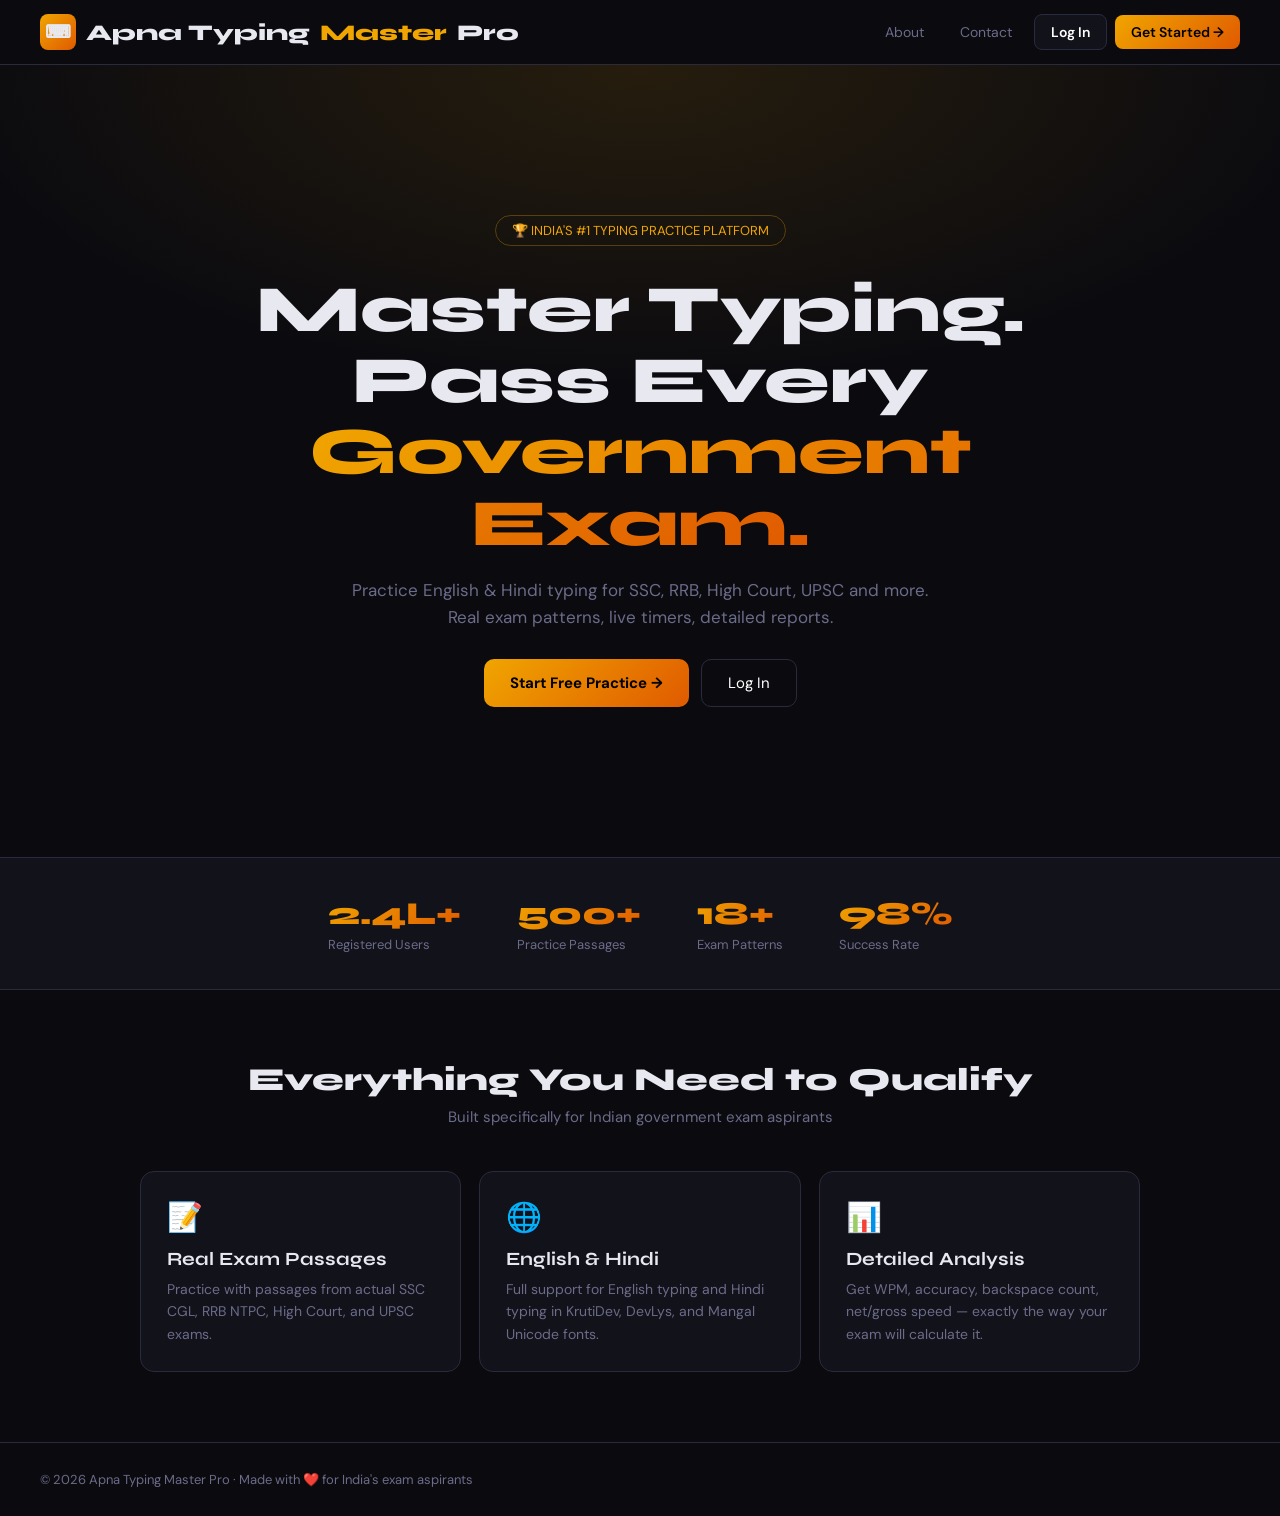
<file: index.html>
<!DOCTYPE html>
<html lang="en">
<head>
<meta charset="UTF-8">
<meta name="viewport" content="width=device-width, initial-scale=1.0">
<title>Apna Typing Master Pro</title>
<link href="https://fonts.googleapis.com/css2?family=Syne:wght@400;700;800&family=DM+Sans:wght@300;400;500&family=Noto+Sans:wght@400;600;700&family=Noto+Sans+Devanagari:wght@400;600;700&display=swap" rel="stylesheet">
<link rel="stylesheet" href="style.css">
</head>
<body>
  <header class="lp-header">
    <div class="logo">
      <div class="logo-icon">⌨</div>
      Apna Typing <span>Master</span> Pro
    </div>
    <nav class="lp-nav">
      <a href="about.html">About</a>
      <a href="contact.html">Contact</a>
      <button class="lp-btn lp-btn-login" onclick="window.location.href='login.html'">Log In</button>
      <button class="lp-btn lp-btn-start" onclick="window.location.href='register.html'">Get Started →</button>
    </nav>
  </header>

  <section class="hero">
    <div class="badge">🏆 INDIA'S #1 TYPING PRACTICE PLATFORM</div>
    <h1>Master Typing.<br>Pass Every <span class="highlight">Government Exam.</span></h1>
    <p>Practice English & Hindi typing for SSC, RRB, High Court, UPSC and more. Real exam patterns, live timers, detailed reports.</p>
    <div class="hero-buttons">
      <button class="btn-primary-lp" onclick="window.location.href='register.html'">Start Free Practice →</button>
      <button class="btn-secondary-lp" onclick="window.location.href='login.html'">Log In</button>
    </div>
  </section>

  <div class="lp-stats">
    <div><div class="stat-num">2.4L+</div><div class="stat-label">Registered Users</div></div>
    <div><div class="stat-num">500+</div><div class="stat-label">Practice Passages</div></div>
    <div><div class="stat-num">18+</div><div class="stat-label">Exam Patterns</div></div>
    <div><div class="stat-num">98%</div><div class="stat-label">Success Rate</div></div>
  </div>

  <section class="features">
    <div class="features-title">Everything You Need to Qualify</div>
    <div class="features-sub">Built specifically for Indian government exam aspirants</div>
    <div class="feat-grid">
      <div class="feat-card"><div class="feat-card-icon">📝</div><h3>Real Exam Passages</h3><p>Practice with passages from actual SSC CGL, RRB NTPC, High Court, and UPSC exams.</p></div>
      <div class="feat-card"><div class="feat-card-icon">🌐</div><h3>English & Hindi</h3><p>Full support for English typing and Hindi typing in KrutiDev, DevLys, and Mangal Unicode fonts.</p></div>
      <div class="feat-card"><div class="feat-card-icon">📊</div><h3>Detailed Analysis</h3><p>Get WPM, accuracy, backspace count, net/gross speed — exactly the way your exam will calculate it.</p></div>
    </div>
  </section>

  <footer class="lp-footer">
    <div>© 2026 Apna Typing Master Pro · Made with ❤️ for India's exam aspirants</div>
  </footer>

  <script src="data.js"></script>
  <script src="app.js"></script>
</body>
</html>
</file>
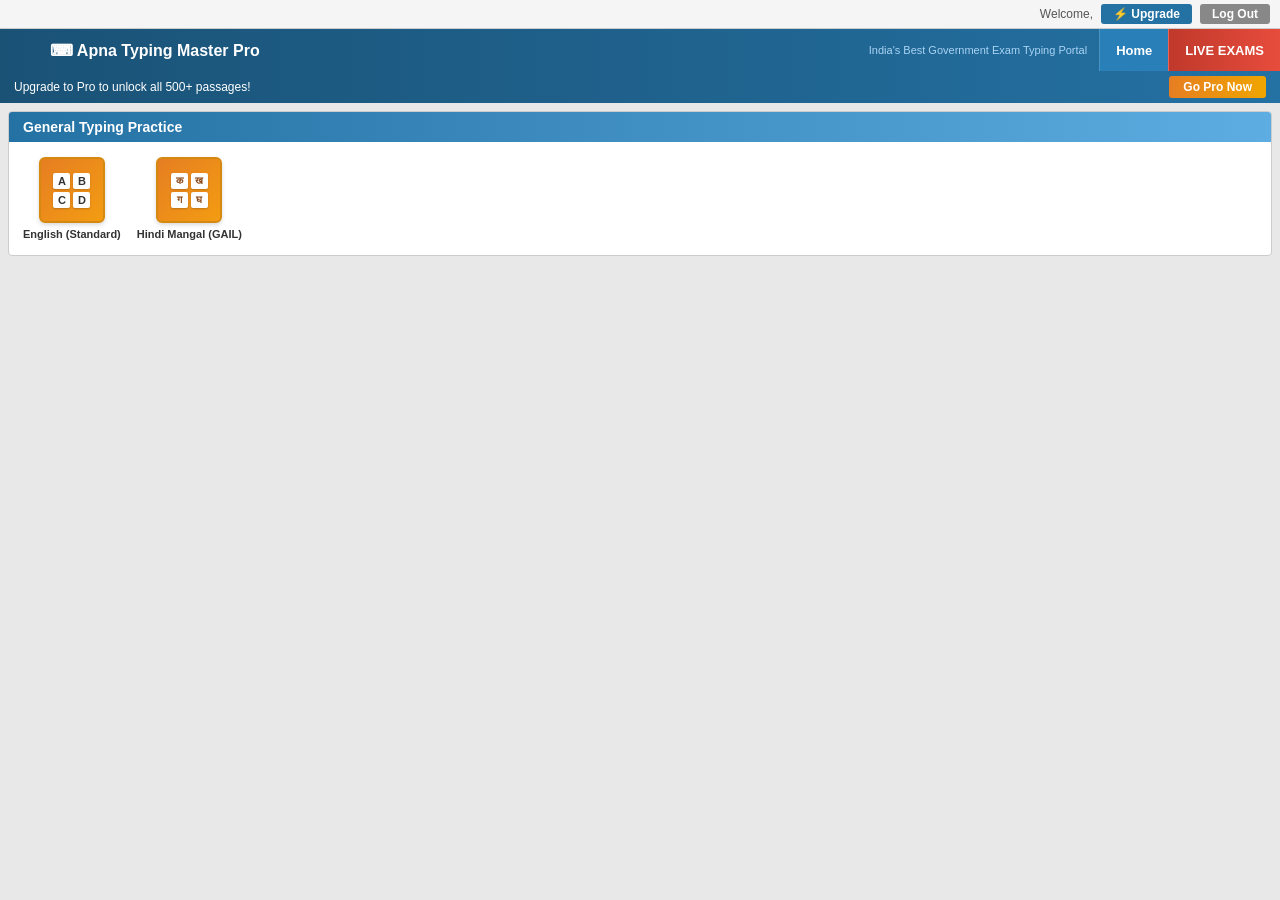
<file: candidate.html>
<!DOCTYPE html>
<html lang="hi">
<head>
    <meta charset="UTF-8">
    <title>Candidate Dashboard - Apna Typing Master Pro</title>
    <link rel="stylesheet" href="style.css">
</head>
<body id="dashboardPage">
    <div class="auth-strip" id="authStrip"></div>
    <div class="topbar">
        <div class="topbar-title">⌨ Apna Typing Master Pro</div>
        <div class="topbar-subtitle">India's Best Government Exam Typing Portal</div>
        <div class="topbar-right">
            <button class="topbar-btn" onclick="window.location.href='index.html'">Home</button>
            <button class="topbar-btn live-btn" onclick="openLiveTestPage()">LIVE EXAMS</button>
        </div>
    </div>
    
    <div class="pro-banner" id="proBanner">
        <span>Upgrade to Pro to unlock all 500+ passages!</span>
        <button class="pro-btn" onclick="openDModal('subModal')">Go Pro Now</button>
    </div>

    <div class="main-wrapper">
        <div class="left-panel">
            <div class="section-card">
                <div class="section-header sh-blue">General Typing Practice</div>
                <div class="section-body">
                    <div class="typing-grid">
                        <div class="typing-item" onclick="tryTest('english')">
                            <div class="icon-box"><div class="row"><div class="key">A</div><div class="key">B</div></div><div class="row"><div class="key">C</div><div class="key">D</div></div></div>
                            <div class="typing-label">English (Standard)</div>
                        </div>
                        <div class="typing-item" onclick="tryTestHindi('mangal_gail')">
                            <div class="icon-box"><div class="row"><div class="key h">क</div><div class="key h">ख</div></div><div class="row"><div class="key h">ग</div><div class="key h">घ</div></div></div>
                            <div class="typing-label">Hindi Mangal (GAIL)</div>
                        </div>
                    </div>
                </div>
            </div>
        </div>
    </div>
    <script src="data.js"></script>
    <script src="app.js"></script>
</body>
</html>
</file>
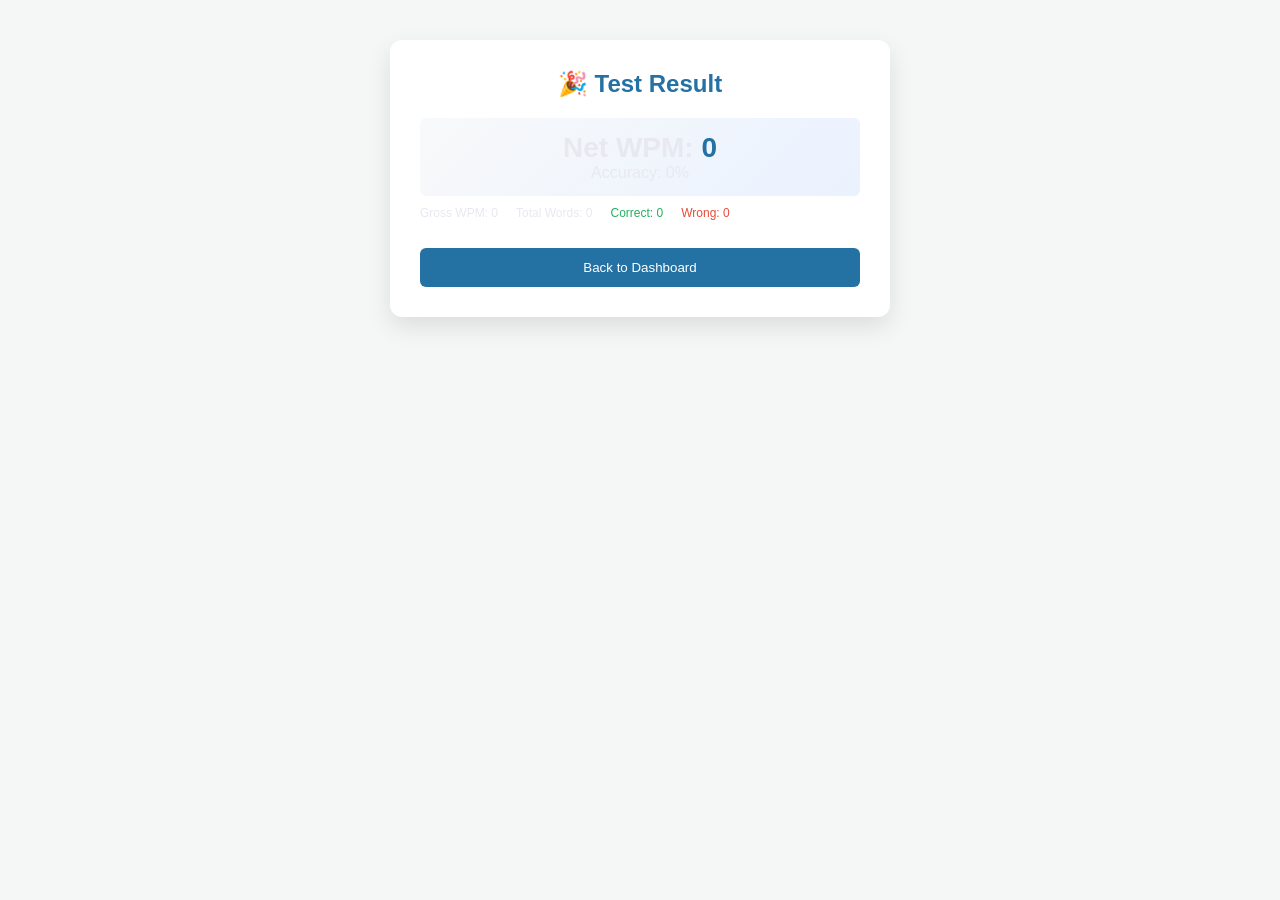
<file: result.html>
<!DOCTYPE html>
<html lang="hi">
<head>
    <meta charset="UTF-8">
    <title>Result - Apna Typing Master Pro</title>
    <link rel="stylesheet" href="style.css">
</head>
<body style="background:#f4f7f6; padding:40px; font-family:sans-serif;">
    <div style="max-width:500px; margin:0 auto; background:#fff; padding:30px; border-radius:12px; box-shadow:0 10px 25px rgba(0,0,0,0.1);">
        <h2 style="text-align:center; color:#2471a3; margin-bottom:20px;">🎉 Test Result</h2>
        <div id="resBody"></div>
        <button onclick="window.location.href='candidate.html'" style="width:100%; padding:12px; background:#2471a3; color:#fff; border:none; border-radius:6px; cursor:pointer; margin-top:20px;">Back to Dashboard</button>
    </div>
    <script src="app.js"></script>
</body>
</html>
</file>
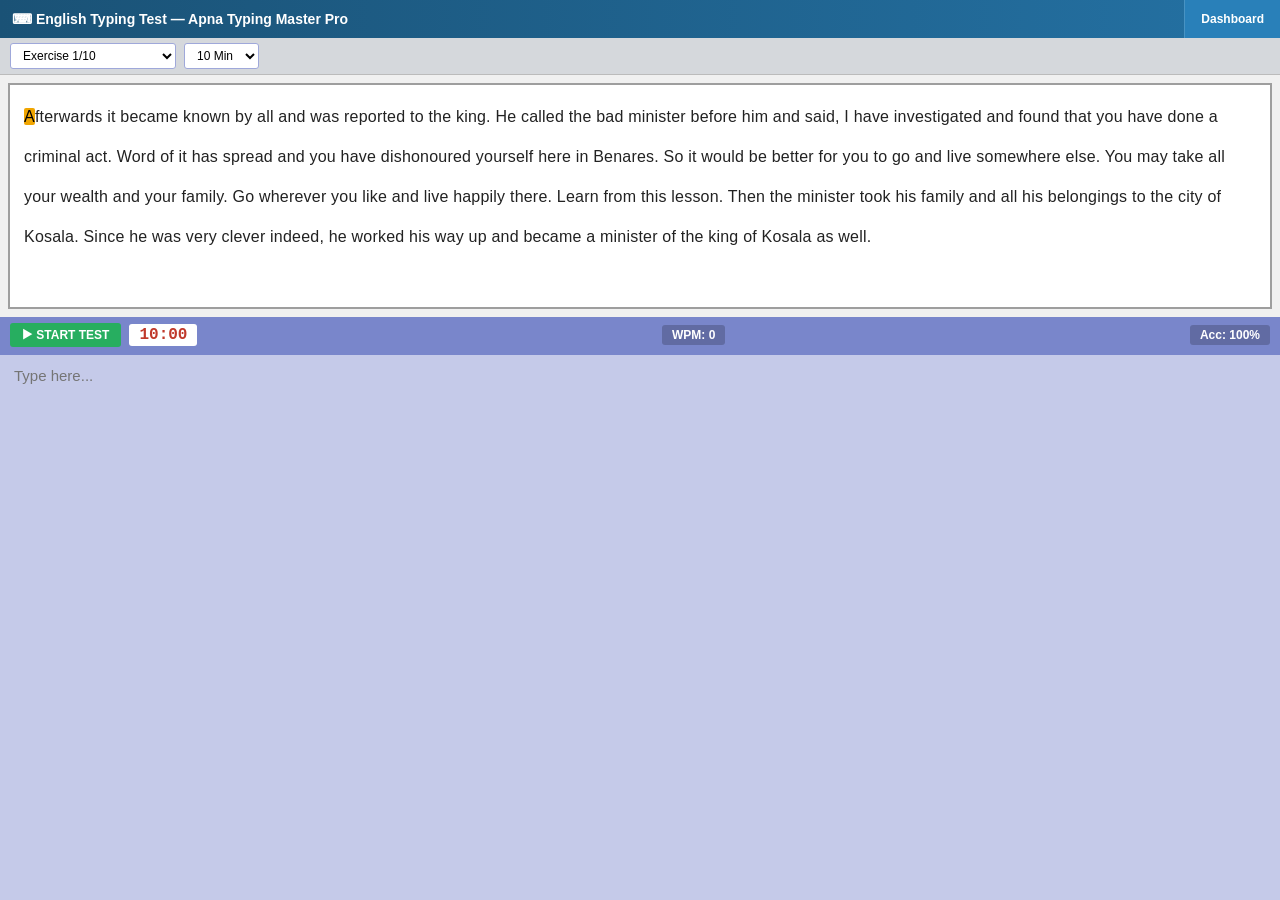
<file: typing.html>
<!DOCTYPE html>
<html lang="hi">
<head>
    <meta charset="UTF-8">
    <title>Live Typing Test - Apna Typing Master Pro</title>
    <link rel="stylesheet" href="style.css">
</head>
<body id="testPageWrap">
    <div class="test-topbar-main">
        <div class="test-topbar-title" id="testTitle">⌨ Typing Test</div>
        <div class="test-topbar-right">
            <button class="test-topbar-btn" onclick="goHome()">Dashboard</button>
        </div>
    </div>

    <div class="test-container">
        <div class="test-main">
            <div class="test-bar">
                <select id="ctrlEx" class="ctrl-select" onchange="changeEx()"></select>
                <select id="ctrlDur" class="ctrl-select" onchange="resetTest()">
                    <option value="10">10 Min</option><option value="5">5 Min</option><option value="1">1 Min</option>
                </select>
                <div class="test-ex-label" id="activeExamDisplay"></div>
            </div>
            
            <div class="passage-display" id="passageDisplay">
                <span id="passageSpan"></span>
            </div>
            
            <div class="control-bar">
                <button class="ctrl-start" id="startBtn" onclick="startTest()">▶ START TEST</button>
                <button class="ctrl-stop" id="stopBtn" onclick="submitTest()" style="display:none;">■ SUBMIT</button>
                <div class="ctrl-timer" id="ctrlTimer">10:00</div>
                <div class="ctrl-wpm">WPM: <span id="liveWpm">0</span></div>
                <div class="ctrl-wpm">Acc: <span id="liveAcc">100%</span></div>
            </div>
            
            <textarea class="type-area" id="typeArea" disabled placeholder="Type here..."></textarea>
        </div>
    </div>
    <script src="data.js"></script>
    <script src="app.js"></script>
</body>
</html>
</file>
<file: style.css>
/* ============================================================
   RESET & PAGE VISIBILITY
   ============================================================ */
   *{margin:0;padding:0;box-sizing:border-box;}
   body{overflow-x:hidden;}
   /* Note: In multi-page, we control visibility via HTML, but keeping these for safety */
   #landingPage, #dashboardPage, #adminPage, #liveTestPage, #testPageWrap {display:block;}
   
   /* ============================================================
      CSS VARIABLES
      ============================================================ */
   :root{
     --bg:#0a0a0f;--surface:#12121a;--border:#2a2a3e;
     --accent:#f0a500;--accent2:#e05a00;--text:#e8e8f0;--muted:#6b6b8a;
   }
   
   /* ============================================================
      LANDING PAGE
      ============================================================ */
   body {font-family:'DM Sans',sans-serif;background:var(--bg);color:var(--text);min-height:100vh;}
   
   .lp-header{
     display:flex;justify-content:space-between;align-items:center;
     padding:14px 40px;border-bottom:1px solid var(--border);
     background:#0a0a0f;position:sticky;top:0;z-index:200;
   }
   .logo{font-family:'Syne',sans-serif;font-weight:800;font-size:1.4rem;display:flex;align-items:center;gap:10px;cursor:pointer;}
   .logo-icon{width:36px;height:36px;background:linear-gradient(135deg,var(--accent),var(--accent2));border-radius:8px;display:flex;align-items:center;justify-content:center;font-size:18px;}
   .logo span{color:var(--accent);}
   .lp-nav{display:flex;gap:8px;align-items:center;}
   .lp-nav a{color:var(--muted);text-decoration:none;padding:8px 14px;border-radius:8px;transition:all .2s;font-size:14px;}
   .lp-nav a:hover{background:var(--surface);color:var(--text);}
   
   /* ── Admin Icon Button (Image-2 style) ─────────────── */
   .admin-icon-btn{
     width:38px;height:38px;
     background:linear-gradient(135deg,#1a0800,#3d1500);
     border:1.5px solid var(--accent);
     border-radius:8px;
     color:var(--accent);font-size:20px;
     cursor:pointer;
     display:none;           /* shown after admin login */
     align-items:center;justify-content:center;
     transition:all .2s;
     flex-shrink:0;
     position:relative;
   }
   .admin-icon-btn:hover{background:var(--accent);color:#000;transform:scale(1.08);}
   .admin-icon-btn .adm-tooltip{
     display:none;position:absolute;bottom:-28px;left:50%;
     transform:translateX(-50%);background:#333;color:#fff;
     font-size:10px;padding:3px 8px;border-radius:4px;white-space:nowrap;
     font-family:'DM Sans',sans-serif;
   }
   .admin-icon-btn:hover .adm-tooltip{display:block;}
   
   .lp-btn{padding:8px 16px;border-radius:8px;border:none;cursor:pointer;font-weight:600;font-family:'DM Sans',sans-serif;font-size:14px;transition:all .2s;}
   .lp-btn-login{background:var(--surface);color:white;border:1px solid var(--border);}
   .lp-btn-login:hover{border-color:var(--accent);color:var(--accent);}
   .lp-btn-start{background:linear-gradient(135deg,var(--accent),var(--accent2));color:black;}
   .lp-btn-start:hover{opacity:.9;transform:translateY(-1px);}
   .user-badge{display:none;align-items:center;gap:8px;background:var(--surface);border:1px solid var(--border);padding:6px 14px;border-radius:100px;font-size:13px;}
   .user-badge.visible{display:flex;}
   .user-dot{width:7px;height:7px;background:#4ade80;border-radius:50%;}
   .btn-logout-lp{background:none;border:none;color:var(--muted);cursor:pointer;font-size:12px;font-family:'DM Sans';}
   .btn-logout-lp:hover{color:var(--accent);}
   
   .hero{min-height:88vh;display:flex;flex-direction:column;justify-content:center;align-items:center;text-align:center;background:radial-gradient(ellipse 80% 60% at 50% 0%,rgba(240,165,0,0.12),transparent 70%);padding:40px;}
   .badge{border:1px solid rgba(240,165,0,0.3);color:var(--accent);padding:6px 16px;border-radius:100px;margin-bottom:28px;font-size:13px;}
   .hero h1{font-family:'Syne';font-size:66px;font-weight:800;line-height:1.08;max-width:860px;}
   .highlight{background:linear-gradient(135deg,var(--accent),var(--accent2));-webkit-background-clip:text;-webkit-text-fill-color:transparent;}
   .hero p{color:var(--muted);margin-top:18px;font-size:17px;max-width:580px;line-height:1.6;}
   .hero-buttons{margin-top:28px;display:flex;gap:12px;}
   .btn-primary-lp{padding:13px 26px;border:none;border-radius:10px;background:linear-gradient(135deg,var(--accent),var(--accent2));color:black;font-weight:700;cursor:pointer;font-family:'DM Sans',sans-serif;font-size:15px;transition:all .2s;}
   .btn-primary-lp:hover{opacity:.9;transform:translateY(-2px);}
   .btn-secondary-lp{padding:13px 26px;border:1px solid var(--border);border-radius:10px;background:transparent;color:white;cursor:pointer;font-family:'DM Sans',sans-serif;font-size:15px;transition:all .2s;}
   .btn-secondary-lp:hover{border-color:var(--accent);color:var(--accent);}
   
   .lp-stats{display:flex;justify-content:center;gap:56px;padding:36px;border-top:1px solid var(--border);border-bottom:1px solid var(--border);background:var(--surface);}
   .stat-num{font-family:'Syne';font-size:2rem;font-weight:800;background:linear-gradient(135deg,var(--accent),var(--accent2));-webkit-background-clip:text;-webkit-text-fill-color:transparent;}
   .stat-label{color:var(--muted);font-size:13px;margin-top:3px;}
   
   .features{padding:70px 40px;max-width:1080px;margin:auto;}
   .features-title{text-align:center;font-size:32px;font-family:'Syne';font-weight:800;margin-bottom:8px;}
   .features-sub{text-align:center;color:var(--muted);margin-bottom:44px;font-size:15px;}
   .feat-grid{display:grid;grid-template-columns:repeat(auto-fit,minmax(270px,1fr));gap:18px;}
   .feat-card{background:var(--surface);padding:26px;border-radius:14px;border:1px solid var(--border);transition:all .2s;}
   .feat-card:hover{border-color:rgba(240,165,0,0.4);transform:translateY(-3px);}
   .feat-card-icon{font-size:1.8rem;margin-bottom:12px;}
   .feat-card h3{margin-bottom:8px;font-family:'Syne';font-weight:700;}
   .feat-card p{color:var(--muted);line-height:1.6;font-size:14px;}
   
   .lp-footer{border-top:1px solid var(--border);padding:28px 40px;display:flex;justify-content:space-between;align-items:center;color:var(--muted);font-size:13px;}
   .lp-footer a{color:var(--muted);text-decoration:none;margin-left:18px;}
   .lp-footer a:hover{color:var(--accent);}
   
   /* ============================================================
      AUTH MODAL
      ============================================================ */
   .modal-overlay{position:fixed;inset:0;background:rgba(0,0,0,0.82);backdrop-filter:blur(6px);z-index:3000;display:none;align-items:center;justify-content:center;}
   .modal-overlay.active{display:flex;}
   .modal-box-auth{background:var(--surface);border:1px solid var(--border);border-radius:20px;padding:38px;width:100%;max-width:410px;position:relative;animation:slideUp .3s ease;}
   @keyframes slideUp{from{opacity:0;transform:translateY(20px);}to{opacity:1;transform:translateY(0);}}
   .modal-close-btn{position:absolute;top:14px;right:18px;background:none;border:none;color:var(--muted);font-size:1.3rem;cursor:pointer;}
   .modal-close-btn:hover{color:white;}
   .modal-title{font-family:'Syne';font-weight:800;font-size:1.5rem;margin-bottom:5px;color:var(--text);}
   .modal-sub{color:var(--muted);font-size:13px;margin-bottom:24px;}
   .auth-tabs{display:flex;margin-bottom:24px;background:var(--bg);border-radius:10px;padding:4px;}
   .auth-tab{flex:1;padding:9px;border:none;background:none;color:var(--muted);border-radius:8px;cursor:pointer;font-family:'DM Sans';font-weight:600;font-size:14px;transition:all .2s;}
   .auth-tab.active{background:linear-gradient(135deg,var(--accent),var(--accent2));color:black;}
   .field{margin-bottom:16px;}
   .field label{display:block;font-size:12px;color:var(--muted);margin-bottom:6px;font-weight:500;}
   .field input,.field select{width:100%;padding:11px 14px;background:var(--bg);border:1px solid var(--border);border-radius:10px;color:var(--text);font-family:'DM Sans';font-size:14px;outline:none;transition:border .2s;}
   .field input:focus,.field select:focus{border-color:var(--accent);}
   .field select option{background:var(--bg);}
   .btn-submit-auth{width:100%;padding:12px;background:linear-gradient(135deg,var(--accent),var(--accent2));color:black;border:none;border-radius:10px;font-weight:700;font-size:15px;cursor:pointer;font-family:'DM Sans';margin-top:4px;}
   .btn-submit-auth:hover{opacity:.9;}
   .error-msg{color:#ff6b6b;font-size:12px;margin-top:8px;display:none;}
   
   /* ============================================================
      DASHBOARD
      ============================================================ */
   #dashboardPage{font-family:'Noto Sans',Arial,sans-serif;background:#e8e8e8;font-size:13px;color:#222;min-height:100vh;}
   .topbar{background:linear-gradient(90deg,#1a5276,#2471a3);color:#fff;display:flex;align-items:stretch;height:42px;position:relative;}
   .topbar-new{background:#e74c3c;color:#fff;font-size:10px;font-weight:700;padding:3px 6px;position:absolute;top:5px;left:5px;border-radius:2px;text-transform:uppercase;}
   .topbar-title{flex:1;display:flex;align-items:center;padding-left:50px;font-size:16px;font-weight:700;}
   .topbar-subtitle{font-size:11px;color:#aad4f5;padding:0 12px;display:flex;align-items:center;max-width:420px;line-height:1.3;font-family:'Noto Sans Devanagari',sans-serif;}
   .topbar-right{display:flex;}
   .topbar-btn{background:#2980b9;color:#fff;border:none;padding:0 16px;font-size:13px;font-weight:600;cursor:pointer;border-left:1px solid rgba(255,255,255,0.15);font-family:'Noto Sans',sans-serif;transition:background .2s;}
   .topbar-btn:hover{background:#1a6fa3;}
   .topbar-btn.live-btn{background:linear-gradient(90deg,#c0392b,#e74c3c);}
   @keyframes pulseLive{0%,100%{opacity:1;}50%{opacity:.75;}}
   .topbar-btn.live-btn{animation:pulseLive 2s infinite;}
   .auth-strip{background:#f5f5f5;border-bottom:1px solid #ccc;padding:4px 10px;display:flex;align-items:center;justify-content:flex-end;gap:8px;font-size:12px;}
   .auth-btn-d{background:#2471a3;color:#fff;border:none;padding:3px 12px;border-radius:3px;cursor:pointer;font-size:12px;font-family:'Noto Sans',sans-serif;font-weight:600;}
   .auth-btn-d.orange{background:#e67e22;}
   .pro-banner{background:linear-gradient(90deg,#1a5276,#2471a3);color:#fff;padding:5px 14px;display:flex;align-items:center;justify-content:space-between;font-size:12px;}
   .pro-btn{background:linear-gradient(90deg,#e67e22,#f0a500);color:#fff;border:none;padding:4px 14px;border-radius:3px;font-size:12px;font-weight:700;cursor:pointer;}
   .main-wrapper{display:flex;gap:8px;padding:8px;max-width:1280px;margin:0 auto;}
   .left-panel{flex:1;display:flex;flex-direction:column;gap:8px;}
   .right-panel{width:490px;display:flex;flex-direction:column;gap:8px;}
   .section-card{background:#fff;border:1px solid #ccc;border-radius:4px;overflow:hidden;}
   .section-header{color:#fff;padding:7px 14px;font-size:14px;font-weight:700;}
   .sh-blue{background:linear-gradient(90deg,#2471a3,#5dade2);}
   .sh-orange{background:linear-gradient(90deg,#e67e22,#f0a500);}
   .sh-green{background:linear-gradient(90deg,#1e8449,#27ae60);}
   .sh-red{background:linear-gradient(90deg,#c0392b,#e74c3c);}
   .section-body{padding:10px 14px;}
   .typing-grid{display:flex;gap:16px;flex-wrap:wrap;padding:5px 0;}
   .typing-item{display:flex;flex-direction:column;align-items:center;gap:5px;cursor:pointer;}
   .typing-item:hover .icon-box{transform:scale(1.05);border-color:#e67e22;}
   .icon-box{width:66px;height:66px;background:linear-gradient(135deg,#e67e22,#f39c12);border-radius:6px;border:2px solid #d68910;display:flex;flex-direction:column;align-items:center;justify-content:center;gap:3px;transition:all .15s;box-shadow:0 2px 4px rgba(0,0,0,0.15);}
   .icon-box .row{display:flex;gap:3px;}
   .key{background:#fff;border-radius:2px;font-weight:700;font-size:11px;color:#333;padding:2px 4px;min-width:17px;text-align:center;box-shadow:0 1px 2px rgba(0,0,0,0.2);}
   .key.h{font-family:'Noto Sans Devanagari',sans-serif;font-size:10px;color:#8b4513;}
   .key.accent{background:#e67e22;color:#fff;}
   .key.blue{background:#2471a3;color:#fff;}
   .typing-label{font-size:11px;font-weight:600;color:#333;text-align:center;}
   .exam-tabs{display:flex;gap:14px;padding:10px 14px;flex-wrap:wrap;align-items:flex-start;}
   .exam-badge-wrap{display:flex;flex-direction:column;align-items:center;cursor:pointer;}
   .exam-badge{width:70px;height:70px;border-radius:50%;border:2px solid #c0392b;display:flex;align-items:center;justify-content:center;transition:all .15s;background:#fff;}
   .exam-badge:hover{transform:scale(1.06);box-shadow:0 3px 10px rgba(0,0,0,0.15);}
   .stamp{width:58px;height:58px;background:radial-gradient(circle,#c0392b,#7b241c);border-radius:50%;display:flex;flex-direction:column;align-items:center;justify-content:center;color:#fff;font-size:8px;font-weight:700;text-align:center;line-height:1.2;text-transform:uppercase;border:2px solid #f1948a;}
   .exam-label{font-size:10px;text-align:center;color:#333;font-weight:600;margin-top:4px;max-width:78px;line-height:1.3;}
   .exam-note{font-size:11px;color:#555;padding:5px 14px 10px;line-height:1.5;border-left:3px solid #e67e22;margin:3px 14px 10px;background:#fffaf5;}
   .exam-note b{color:#c0392b;}
   .exam-group-label{font-size:11px;font-weight:700;color:#fff;background:#7d6608;padding:3px 10px;margin:2px 14px 6px;border-radius:3px;display:inline-block;}
   .exam-row{display:flex;gap:10px;padding:0 14px 10px;flex-wrap:wrap;}
   .exam-item{display:flex;flex-direction:column;align-items:center;gap:4px;cursor:pointer;width:76px;}
   .exam-item:hover .exam-logo{transform:scale(1.08);}
   .exam-logo{width:56px;height:56px;border-radius:50%;border:2px solid #c0392b;display:flex;align-items:center;justify-content:center;font-size:9px;font-weight:700;color:#c0392b;text-align:center;transition:all .15s;box-shadow:0 2px 6px rgba(0,0,0,0.1);background:linear-gradient(135deg,#fde8e8,#fce4d6);line-height:1.3;}
   .exam-item-label{font-size:10px;font-weight:600;color:#333;text-align:center;line-height:1.3;}
   .dash-footer{text-align:center;padding:7px;font-size:11px;color:#888;background:#f5f5f5;border-top:1px solid #ddd;}
   
   /* ============================================================
      DASHBOARD MODALS
      ============================================================ */
   .modal-bg{display:none;position:fixed;inset:0;background:rgba(0,0,0,0.52);z-index:2000;align-items:center;justify-content:center;}
   .modal-bg.open{display:flex;}
   .modal-box-d{background:#fff;border-radius:6px;overflow:hidden;box-shadow:0 8px 32px rgba(0,0,0,0.3);max-height:90vh;overflow-y:auto;}
   .modal-hdr{background:linear-gradient(90deg,#1a5276,#2471a3);color:#fff;padding:10px 16px;font-size:14px;font-weight:700;display:flex;align-items:center;justify-content:space-between;}
   .modal-close-d{background:rgba(255,255,255,0.2);border:none;color:#fff;width:24px;height:24px;border-radius:3px;cursor:pointer;font-size:14px;font-weight:700;}
   .res-title{background:#f8f9fa;border-bottom:1px solid #ddd;padding:8px 16px;font-size:16px;font-weight:700;color:#2471a3;}
   .res-tabs{display:flex;border-bottom:1px solid #ddd;background:#f0f0f0;overflow-x:auto;}
   .res-tab{padding:7px 12px;font-size:11px;font-weight:600;cursor:pointer;border:none;background:transparent;color:#555;border-right:1px solid #ddd;white-space:nowrap;}
   .res-tab.active{background:#2471a3;color:#fff;}
   .res-body{padding:14px 16px;}
   .res-row{display:flex;gap:18px;margin-bottom:8px;font-size:12px;flex-wrap:wrap;}
   .rk{color:#555;}.rv{font-weight:700;}
   .res-method{font-size:12px;font-weight:700;color:#1a5276;background:#eaf2ff;padding:5px 10px;margin:10px -16px 8px;padding-left:16px;}
   .res-grid{display:grid;grid-template-columns:1fr 1fr;gap:8px;margin-bottom:8px;}
   .res-cell{font-size:12px;}
   .res-footer{display:flex;justify-content:space-between;padding:10px 16px;border-top:1px solid #ddd;background:#f8f9fa;}
   .res-btn{padding:6px 18px;border-radius:3px;font-size:12px;font-weight:600;cursor:pointer;border:1px solid #ccc;background:#fff;color:#333;}
   .res-btn.next{background:#2471a3;color:#fff;border-color:#2471a3;}
   /* Payment modal */
   .pay-input{width:100%;padding:9px 12px;border:1.5px solid #ddd;border-radius:6px;font-size:13px;margin-bottom:10px;outline:none;font-family:'Noto Sans',sans-serif;transition:border .2s;}
   .pay-input:focus{border-color:#2471a3;}
   .pay-submit{width:100%;padding:12px;background:linear-gradient(90deg,#e67e22,#f0a500);color:#fff;border:none;border-radius:8px;font-size:14px;font-weight:700;cursor:pointer;margin-top:6px;}
   .sub-plans{display:flex;gap:12px;padding:14px;}
   .sub-plan{flex:1;border:2px solid #ddd;border-radius:10px;padding:14px;cursor:pointer;transition:all .2s;text-align:center;position:relative;}
   .sub-plan:hover{border-color:#2471a3;transform:translateY(-2px);}
   .sub-plan.selected{border-color:#2471a3;background:linear-gradient(135deg,#eaf2ff,#d6eaf8);}
   .sp-name{font-weight:700;font-size:13px;color:#1a5276;}
   .sp-price{font-size:26px;font-weight:800;color:#e67e22;margin:5px 0 2px;}
   .sp-price span{font-size:13px;font-weight:400;color:#888;}
   .sp-save{font-size:11px;color:#666;margin-bottom:3px;}
   .sp-badge{display:inline-block;background:linear-gradient(90deg,#27ae60,#2ecc71);color:#fff;font-size:10px;font-weight:700;padding:2px 8px;border-radius:20px;margin-top:4px;}
   .sub-feat{padding:0 14px 12px;}
   .sub-feat h4{font-size:13px;margin-bottom:8px;color:#1a5276;font-weight:700;}
   .feat-item-d{font-size:12px;padding:5px 0 5px 20px;border-bottom:1px solid #f0f0f0;position:relative;color:#333;}
   .feat-item-d::before{content:'✓';color:#27ae60;font-weight:700;position:absolute;left:0;}
   .pay-section{padding:12px 14px;background:#f8f9fa;border-top:2px solid #eee;}
   .pay-section h4{font-size:13px;margin-bottom:10px;color:#1a5276;font-weight:700;}
   .pay-method-grid{display:grid;grid-template-columns:repeat(3,1fr);gap:8px;margin-bottom:12px;}
   .pay-method-btn{padding:9px 5px;border:2px solid #ddd;border-radius:8px;text-align:center;cursor:pointer;background:#fff;font-size:11px;font-weight:700;color:#555;transition:all .2s;}
   .pay-method-btn.active{border-color:#2471a3;background:#eaf2ff;color:#2471a3;}
   .pay-method-btn .pm-icon{font-size:18px;display:block;margin-bottom:2px;}
   .pay-secure{font-size:10px;color:#aaa;text-align:center;margin-top:8px;}
   .pay-total-row{display:flex;justify-content:space-between;align-items:center;background:#fff;border:1px solid #ddd;border-radius:8px;padding:9px 12px;margin-bottom:8px;}
   .pay-total-label{font-size:12px;color:#555;}
   .pay-total-amt{font-size:17px;font-weight:800;color:#e67e22;}
   .gst-note{font-size:10px;color:#888;text-align:right;}
   .success-box{text-align:center;padding:36px 22px;}
   .success-box .tick{font-size:64px;animation:popIn .4s ease;}
   @keyframes popIn{from{transform:scale(0);}to{transform:scale(1);}}
   .success-box h2{color:#27ae60;font-size:22px;margin:12px 0 5px;font-weight:800;}
   .success-box p{color:#555;font-size:13px;margin-bottom:14px;}
   .success-details{background:linear-gradient(135deg,#f8f9fa,#eaf2ff);border-radius:10px;padding:14px;margin:14px 18px;text-align:left;font-size:12px;border:1px solid #ddd;}
   .success-row{display:flex;justify-content:space-between;padding:5px 0;border-bottom:1px solid #e9ecef;}
   .success-row:last-child{border-bottom:none;font-weight:700;color:#1a5276;}
   
   /* ============================================================
      TEST PAGE
      ============================================================ */
   #testPageWrap{font-family:'Noto Sans',Arial,sans-serif;}
   .test-topbar-main{background:linear-gradient(90deg,#1a5276,#2471a3);color:#fff;display:flex;align-items:stretch;height:38px;}
   .test-topbar-title{flex:1;display:flex;align-items:center;padding:0 12px;font-size:14px;font-weight:700;}
   .test-topbar-right{display:flex;}
   .test-topbar-btn{background:#2980b9;color:#fff;border:none;padding:0 16px;font-size:12px;font-weight:600;cursor:pointer;border-left:1px solid rgba(255,255,255,0.15);}
   .test-topbar-btn:hover{background:#1a6fa3;}
   .test-container{display:flex;height:calc(100vh - 38px);overflow:hidden;}
   .test-main{flex:1;display:flex;flex-direction:column;background:#f0f0f0;overflow:hidden;}
   .test-bar{background:#d5d8dc;border-bottom:1px solid #bbb;display:flex;align-items:center;padding:5px 10px;gap:8px;}
   .test-mode-btn{background:#2471a3;color:#fff;border:none;padding:5px 12px;font-size:12px;font-weight:600;cursor:pointer;border-radius:3px;}
   .test-ex-label{font-size:12px;color:#555;flex:1;text-align:center;}
   .passage-display{background:#fff;border:2px solid #9e9e9e;margin:8px;padding:12px 14px;height:226px;overflow-y:auto;overflow-x:hidden;font-size:16px;line-height:2.5;position:relative;color:#222;letter-spacing:.2px;transition:font-size .2s;word-break:normal;overflow-wrap:normal;white-space:normal;}
   .passage-display .pw{display:inline;white-space:nowrap;line-height:inherit;}
   .passage-display.hindi-text{font-family:'Noto Sans Devanagari',Arial,sans-serif;font-size:17px;line-height:2.8;}
   .ch-typed{color:#27ae60;}
   .ch-error{color:#e74c3c;background:#fde8e8;border-radius:1px;}
   .ch-current{background:#f0a500;border-radius:2px;color:#000;}
   .control-bar{background:#7986cb;display:flex;align-items:center;padding:6px 10px;gap:8px;flex-wrap:wrap;}
   .ctrl-select{padding:4px 8px;border:1px solid #9fa8da;border-radius:3px;background:#fff;font-size:12px;cursor:pointer;outline:none;}
   .ctrl-nav{background:#5c6bc0;color:#fff;border:1px solid #9fa8da;padding:4px 8px;border-radius:3px;cursor:pointer;font-size:13px;font-weight:700;}
   .ctrl-timer{background:#fff;color:#c0392b;font-size:16px;font-weight:700;padding:2px 10px;border-radius:3px;min-width:60px;text-align:center;font-family:'Courier New',monospace;}
   .ctrl-start{background:#27ae60;color:#fff;border:none;padding:5px 12px;border-radius:3px;font-size:12px;font-weight:700;cursor:pointer;}
   .ctrl-stop{background:#e74c3c;color:#fff;border:none;padding:5px 12px;border-radius:3px;font-size:12px;font-weight:700;cursor:pointer;}
   .ctrl-reset{background:#fff;color:#333;border:1px solid #9fa8da;padding:4px 10px;border-radius:3px;font-size:12px;cursor:pointer;}
   .ctrl-wpm{margin-left:auto;color:#fff;font-size:12px;font-weight:600;background:rgba(0,0,0,0.2);padding:3px 10px;border-radius:3px;}
   .type-area{width:100%;background:#c5cae9;border:none;border-top:2px solid #7986cb;flex:1;padding:12px 14px;font-size:15px;font-family:'Noto Sans',Arial,sans-serif;resize:none;outline:none;color:#1a1a6e;min-height:130px;}
   .type-area:disabled{background:#ddd;cursor:not-allowed;color:#888;}
   .test-sidebar{width:226px;background:#fff;border-left:1px solid #ccc;overflow-y:auto;padding:10px 12px;}
   .sb-title{font-size:12px;font-weight:700;color:#1a5276;border-bottom:1px solid #ddd;padding-bottom:4px;margin-bottom:7px;margin-top:10px;}
   .sb-title:first-child{margin-top:0;}
   .sb-opt{display:flex;align-items:flex-start;gap:6px;margin-bottom:5px;font-size:12px;cursor:pointer;line-height:1.4;}
   .sb-opt input{margin-top:2px;}
   .sb-input{width:100%;padding:4px 8px;border:1px solid #ccc;border-radius:3px;font-size:12px;}
   .sb-hint{font-size:10px;color:#888;margin-top:2px;}
   .help-btn{width:100%;padding:6px;background:#2471a3;color:#fff;border:none;border-radius:3px;font-size:12px;font-weight:600;cursor:pointer;margin-top:8px;}
   
   /* ============================================================
      LIVE TEST PAGE  (Image-1 exact layout)
      ============================================================ */
   #liveTestPage{
     font-family:'Noto Sans',Arial,sans-serif;
     background:#f4f4f4;
     min-height:100vh;
     font-size:13px;
     color:#222;
     flex-direction:column;
   }
   #liveTestPage.active{display:flex;}
   /* Top header bar */
   .lt-header{
     background:#fff;border-bottom:2px solid #e0e0e0;
     padding:0 18px;height:50px;
     display:flex;align-items:center;justify-content:space-between;
     position:sticky;top:0;z-index:100;gap:10px;
   }
   .lt-logo-badge{
     display:flex;align-items:center;gap:6px;
     background:#e74c3c;color:#fff;
     font-size:11px;font-weight:700;
     padding:5px 12px;border-radius:4px;
     flex-shrink:0;
   }
   .lt-logo-dot{width:8px;height:8px;background:#fff;border-radius:50%;animation:pulseLive 1s infinite;display:inline-block;}
   .lt-title{
     font-size:22px;font-weight:800;color:#27ae60;
     font-family:'DM Sans',sans-serif;
     flex-shrink:0;
   }
   .lt-telegram{font-size:12px;color:#555;flex:1;text-align:center;}
   .lt-telegram a{color:#2471a3;font-weight:600;}
   .lt-user-area{display:flex;align-items:center;gap:8px;flex-shrink:0;}
   .lt-username{font-size:13px;font-weight:700;color:#333;}
   .lt-btn-sm{padding:4px 14px;border:1px solid #ccc;border-radius:4px;font-size:12px;cursor:pointer;background:#f5f5f5;font-family:'Noto Sans',sans-serif;}
   .lt-btn-back{background:#2471a3;color:#fff;border-color:#2471a3;font-weight:600;}
   
   /* Two-column layout */
   .lt-body{display:flex;flex:1;min-height:0;overflow:hidden;}
   
   /* LEFT — Upcoming */
   .lt-left{flex:1;border-right:2px solid #ddd;display:flex;flex-direction:column;overflow:hidden;}
   .lt-panel-hdr{
     background:#fff3e0;border-bottom:1px solid #ddd;
     padding:9px 14px;
     display:flex;align-items:center;justify-content:space-between;
     flex-shrink:0;
   }
   .lt-panel-hdr-title{font-size:14px;font-weight:700;color:#333;}
   .lt-refresh-btn{padding:4px 14px;background:#fff;border:1px solid #bbb;border-radius:4px;font-size:12px;cursor:pointer;font-family:'Noto Sans',sans-serif;}
   .lt-filter-bar{
     background:#fff;border-bottom:1px solid #ddd;
     padding:7px 14px;display:flex;align-items:center;gap:10px;flex-shrink:0;
   }
   .lt-filter-bar label{font-size:12px;color:#555;font-weight:600;}
   .lt-filter-sel{padding:4px 10px;border:1px solid #ccc;border-radius:3px;font-size:12px;outline:none;background:#fff;}
   .lt-list{flex:1;overflow-y:auto;padding:8px 10px;display:flex;flex-direction:column;gap:6px;}
   
   /* TODAY label */
   .lt-day-label{
     display:inline-block;background:#27ae60;color:#fff;
     font-size:11px;font-weight:700;padding:3px 12px;border-radius:3px;
     margin-bottom:4px;
   }
   
   /* Each test card */
   .lt-test-card{
     background:#fff;border:1px solid #ddd;border-radius:4px;
     padding:9px 12px;
     display:flex;align-items:center;justify-content:space-between;gap:10px;
     transition:box-shadow .15s;
   }
   .lt-test-card:hover{box-shadow:0 2px 8px rgba(0,0,0,0.08);}
   .lt-test-info{flex:1;}
   .lt-test-row1{display:flex;align-items:center;gap:10px;margin-bottom:3px;flex-wrap:wrap;}
   .lt-today-tag{color:#27ae60;font-weight:700;font-size:12px;}
   .lt-exam-name{font-weight:700;font-size:12px;color:#333;}
   .lt-lang-tag{font-size:12px;color:#333;}
   .lt-free-badge{
     display:inline-block;background:#27ae60;color:#fff;
     font-size:10px;font-weight:700;padding:1px 7px;border-radius:3px;
   }
   .lt-duration{font-size:12px;color:#555;font-weight:600;}
   .lt-test-row2{font-size:11px;color:#777;margin-bottom:2px;}
   .lt-test-row3{font-size:11px;color:#999;}
   .lt-take-btn{
     background:#6f42c1;color:#fff;border:none;
     padding:7px 18px;border-radius:4px;font-size:12px;
     font-weight:700;cursor:pointer;font-family:'Noto Sans',sans-serif;
     white-space:nowrap;transition:background .2s;flex-shrink:0;
   }
   .lt-take-btn:hover{background:#5a32a3;}
   
   /* RIGHT — Results panels */
   .lt-right{width:560px;display:flex;flex-direction:column;overflow:hidden;flex-shrink:0;}
   .lt-results-panel{flex:1;display:flex;flex-direction:column;overflow:hidden;}
   .lt-results-panel+.lt-results-panel{border-top:2px solid #ddd;}
   .lt-show-bar{display:flex;align-items:center;gap:6px;font-size:12px;color:#555;}
   .lt-show-sel{padding:3px 8px;border:1px solid #ccc;border-radius:3px;font-size:12px;outline:none;}
   .lt-results-list{flex:1;overflow-y:auto;padding:6px 10px;display:flex;flex-direction:column;gap:6px;}
   
   /* Result card */
   .lt-res-card{
     background:#fff;border:1px solid #ddd;border-radius:4px;
     padding:10px 12px;
   }
   .lt-res-top{display:flex;justify-content:space-between;align-items:flex-start;margin-bottom:6px;flex-wrap:wrap;gap:4px;}
   .lt-res-date{font-size:12px;color:#27ae60;font-weight:700;}
   .lt-res-exam{font-size:12px;font-weight:700;color:#333;}
   .lt-res-lang{font-size:11px;color:#555;}
   .lt-res-testid{font-size:11px;color:#888;}
   .lt-res-grid{display:grid;grid-template-columns:1fr 1fr;gap:3px 12px;font-size:12px;margin-bottom:6px;}
   .lt-res-key{color:#555;}
   .lt-res-val{font-weight:600;}
   .lt-res-pass{color:#27ae60;font-weight:700;}
   .lt-res-fail{color:#e74c3c;font-weight:700;}
   .lt-view-btn{float:right;background:#6f42c1;color:#fff;border:none;padding:5px 14px;border-radius:3px;font-size:11px;font-weight:700;cursor:pointer;font-family:'Noto Sans',sans-serif;}
   .lt-view-btn:hover{background:#5a32a3;}
   .lt-view-btn.grey{background:#999;}
   
   /* Unattempted card */
   .lt-unattempted-card{
     background:#fff;border:1px solid #ddd;border-radius:4px;
     padding:9px 12px;
     display:flex;align-items:center;justify-content:space-between;gap:10px;
   }
   .lt-un-info{flex:1;}
   .lt-un-row1{display:flex;align-items:center;gap:10px;margin-bottom:2px;flex-wrap:wrap;}
   .lt-un-today{color:#27ae60;font-weight:700;font-size:12px;}
   .lt-un-exam{font-size:12px;font-weight:700;color:#333;}
   .lt-un-lang{font-size:12px;color:#555;}
   .lt-un-row2{font-size:11px;color:#888;}
   
   /* Empty state */
   .lt-empty{text-align:center;padding:32px 16px;color:#aaa;font-size:13px;}
   
   /* ============================================================
      ADMIN PAGE
      ============================================================ */
   #adminPage{font-family:'DM Sans',sans-serif;background:#0a0a0f;min-height:100vh;color:#e8e8f0;}
   .adm-topbar{background:linear-gradient(90deg,#1a0a00,#3d1f00);border-bottom:2px solid #f0a50033;padding:0 28px;height:54px;display:flex;align-items:center;justify-content:space-between;position:sticky;top:0;z-index:100;}
   .adm-logo{font-family:'Syne',sans-serif;font-weight:800;font-size:1.1rem;color:#f0a500;display:flex;align-items:center;gap:8px;}
   .adm-topbar-right{display:flex;gap:10px;align-items:center;}
   .adm-topbar-info{font-size:12px;color:#6b6b8a;}
   .adm-back-btn{padding:7px 16px;background:transparent;border:1.5px solid #2a2a3e;border-radius:8px;color:#e8e8f0;font-size:12px;font-weight:600;cursor:pointer;transition:all .2s;}
   .adm-back-btn:hover{border-color:#f0a500;color:#f0a500;}
   .adm-save-btn{padding:7px 18px;background:linear-gradient(135deg,#f0a500,#e05a00);border:none;border-radius:8px;color:#000;font-size:12px;font-weight:700;cursor:pointer;}
   .adm-tabs{display:flex;background:#0a0a0f;border-bottom:1px solid #2a2a3e;padding:0 28px;overflow-x:auto;}
   .adm-tab{padding:13px 20px;border:none;background:transparent;color:#6b6b8a;font-size:13px;font-weight:600;cursor:pointer;font-family:'DM Sans',sans-serif;border-bottom:3px solid transparent;transition:all .2s;white-space:nowrap;display:flex;align-items:center;gap:6px;}
   .adm-tab:hover{color:#e8e8f0;}
   .adm-tab.active{color:#f0a500;border-bottom-color:#f0a500;}
   .adm-tab .tab-count{background:rgba(240,165,0,0.15);color:#f0a500;font-size:10px;font-weight:700;padding:2px 7px;border-radius:100px;}
   .adm-tab .tab-count.live{background:rgba(231,76,60,0.15);color:#e74c3c;}
   .adm-content{padding:24px 28px;max-width:1060px;margin:0 auto;}
   .adm-section-head{display:flex;align-items:center;justify-content:space-between;margin-bottom:18px;}
   .adm-section-title{font-family:'Syne',sans-serif;font-size:1rem;font-weight:800;color:#e8e8f0;display:flex;align-items:center;gap:8px;}
   .adm-live-badge{background:rgba(231,76,60,0.15);border:1px solid #e74c3c55;color:#e74c3c;padding:3px 12px;border-radius:100px;font-size:11px;font-weight:700;display:inline-flex;align-items:center;gap:5px;}
   .adm-live-dot{width:6px;height:6px;background:#e74c3c;border-radius:50%;animation:pulseLive 1s infinite;}
   .adm-free-badge{background:rgba(39,174,96,0.15);border:1px solid #27ae6055;color:#27ae60;padding:3px 12px;border-radius:100px;font-size:11px;font-weight:700;}
   .adm-count-badge{background:rgba(240,165,0,0.15);border:1px solid #f0a50033;color:#f0a500;padding:3px 10px;border-radius:100px;font-size:11px;font-weight:700;}
   .adm-add-card{background:#12121a;border:2px dashed #2a2a3e;border-radius:14px;padding:20px;margin-bottom:22px;transition:border .2s;}
   .adm-add-card:focus-within{border-color:#f0a50055;}
   .adm-add-card-title{font-size:13px;font-weight:700;color:#f0a500;margin-bottom:10px;display:flex;align-items:center;gap:8px;}
   .adm-textarea{width:100%;background:#0a0a0f;border:1.5px solid #2a2a3e;border-radius:10px;color:#e8e8f0;padding:12px;font-size:13px;line-height:1.8;resize:vertical;min-height:100px;outline:none;font-family:'DM Sans',sans-serif;transition:border .2s;}
   .adm-textarea:focus{border-color:#f0a500;}
   .adm-textarea.hindi{font-family:'Noto Sans Devanagari',sans-serif;font-size:15px;}
   .adm-textarea-meta{display:flex;justify-content:space-between;align-items:center;margin-top:7px;}
   .adm-char-info{font-size:11px;color:#6b6b8a;}
   .adm-add-btn{padding:10px 24px;background:linear-gradient(135deg,#f0a500,#e05a00);border:none;border-radius:8px;color:#000;font-size:13px;font-weight:700;cursor:pointer;transition:all .2s;}
   .adm-add-btn:hover{opacity:.9;}
   .adm-hint{font-size:12px;color:#6b6b8a;}
   .adm-passage-list{display:flex;flex-direction:column;gap:10px;}
   .adm-p-card{background:#12121a;border:1px solid #2a2a3e;border-radius:12px;overflow:hidden;transition:border .2s;}
   .adm-p-card:hover{border-color:#f0a50033;}
   .adm-p-card.is-live{border-left:3px solid #e74c3c;}
   .adm-p-card.is-normal{border-left:3px solid #27ae60;}
   .adm-p-head{display:flex;align-items:center;justify-content:space-between;padding:10px 14px;background:#0d0d15;border-bottom:1px solid #2a2a3e;}
   .adm-p-meta{display:flex;align-items:center;gap:8px;font-size:12px;}
   .adm-p-num{color:#6b6b8a;font-weight:700;}
   .adm-tag{display:inline-block;padding:2px 8px;border-radius:100px;font-size:10px;font-weight:700;}
   .adm-tag-live{background:rgba(231,76,60,0.2);color:#e74c3c;border:1px solid #e74c3c44;}
   .adm-tag-normal{background:rgba(39,174,96,0.2);color:#27ae60;border:1px solid #27ae6044;}
   .adm-tag-hindi{background:rgba(241,196,15,0.2);color:#f1c40f;border:1px solid #f1c40f44;}
   .adm-tag-eng{background:rgba(52,152,219,0.2);color:#3498db;border:1px solid #3498db44;}
   .adm-tag-num{background:rgba(155,89,182,0.2);color:#9b59b6;border:1px solid #9b59b644;}
   .adm-p-words{font-size:11px;color:#6b6b8a;}
   .adm-p-actions{display:flex;gap:6px;}
   .adm-btn-sm{padding:4px 10px;border-radius:6px;font-size:11px;font-weight:600;cursor:pointer;font-family:'DM Sans',sans-serif;border:none;transition:all .2s;}
   .adm-btn-edit{background:rgba(52,152,219,0.15);color:#3498db;border:1px solid #3498db44;}
   .adm-btn-edit:hover{background:#3498db;color:#fff;}
   .adm-btn-del{background:rgba(231,76,60,0.15);color:#e74c3c;border:1px solid #e74c3c44;}
   .adm-btn-del:hover{background:#e74c3c;color:#fff;}
   .adm-btn-up{background:rgba(39,174,96,0.15);color:#27ae60;border:1px solid #27ae6044;}
   .adm-btn-up:hover{background:#27ae60;color:#fff;}
   .adm-p-body{padding:12px 14px;}
   .adm-p-text{font-size:13px;color:#c8c8d8;line-height:1.8;background:#0a0a0f;padding:10px;border-radius:8px;}
   .adm-p-text.hindi{font-family:'Noto Sans Devanagari',sans-serif;font-size:15px;}
   .adm-edit-area{width:100%;background:#0a0a0f;border:1.5px solid #f0a500;border-radius:8px;color:#e8e8f0;padding:10px;font-size:13px;line-height:1.8;resize:vertical;min-height:80px;outline:none;font-family:'DM Sans',sans-serif;}
   .adm-edit-area.hindi{font-family:'Noto Sans Devanagari',sans-serif;font-size:15px;}
   .adm-edit-actions{display:flex;gap:8px;margin-top:6px;}
   .adm-btn-save{padding:6px 16px;background:linear-gradient(135deg,#f0a500,#e05a00);border:none;border-radius:6px;color:#000;font-size:12px;font-weight:700;cursor:pointer;}
   .adm-btn-cancel{padding:6px 12px;background:#2a2a3e;border:none;border-radius:6px;color:#e8e8f0;font-size:12px;cursor:pointer;}
   .adm-empty{text-align:center;padding:40px 20px;color:#6b6b8a;}
   .adm-empty-icon{font-size:36px;margin-bottom:10px;}
   /* Admin login gate */
   .adm-login-gate{display:flex;align-items:center;justify-content:center;min-height:80vh;}
   .adm-login-box{background:#12121a;border:1px solid #2a2a3e;border-radius:20px;padding:38px;width:390px;max-width:95vw;text-align:center;}
   .adm-login-icon{font-size:48px;margin-bottom:14px;}
   .adm-login-title{font-family:'Syne',sans-serif;font-size:1.3rem;font-weight:800;color:#f0a500;margin-bottom:5px;}
   .adm-login-sub{font-size:13px;color:#6b6b8a;margin-bottom:24px;}
   .adm-field{margin-bottom:14px;text-align:left;}
   .adm-field label{display:block;font-size:12px;color:#6b6b8a;margin-bottom:5px;}
   .adm-field input{width:100%;padding:11px 14px;background:#0a0a0f;border:1.5px solid #2a2a3e;border-radius:10px;color:#e8e8f0;font-family:'DM Sans';font-size:14px;outline:none;transition:border .2s;}
   .adm-field input:focus{border-color:#f0a500;}
   .adm-login-btn{width:100%;padding:12px;background:linear-gradient(135deg,#f0a500,#e05a00);border:none;border-radius:10px;color:#000;font-weight:700;font-size:15px;cursor:pointer;font-family:'DM Sans';}
   .adm-login-err{color:#e74c3c;font-size:12px;margin-top:10px;display:none;}
   /* Toast */
   .adm-toast{position:fixed;bottom:22px;right:22px;background:#12121a;border:1px solid #2a2a3e;border-radius:10px;padding:11px 18px;font-size:13px;color:#e8e8f0;z-index:9999;display:none;animation:slideUp .3s ease;}
   .adm-toast.show{display:block;}
   .adm-toast.success{border-color:#27ae6055;color:#27ae60;}
   .adm-toast.error{border-color:#e74c3c55;color:#e74c3c;}
</file>
